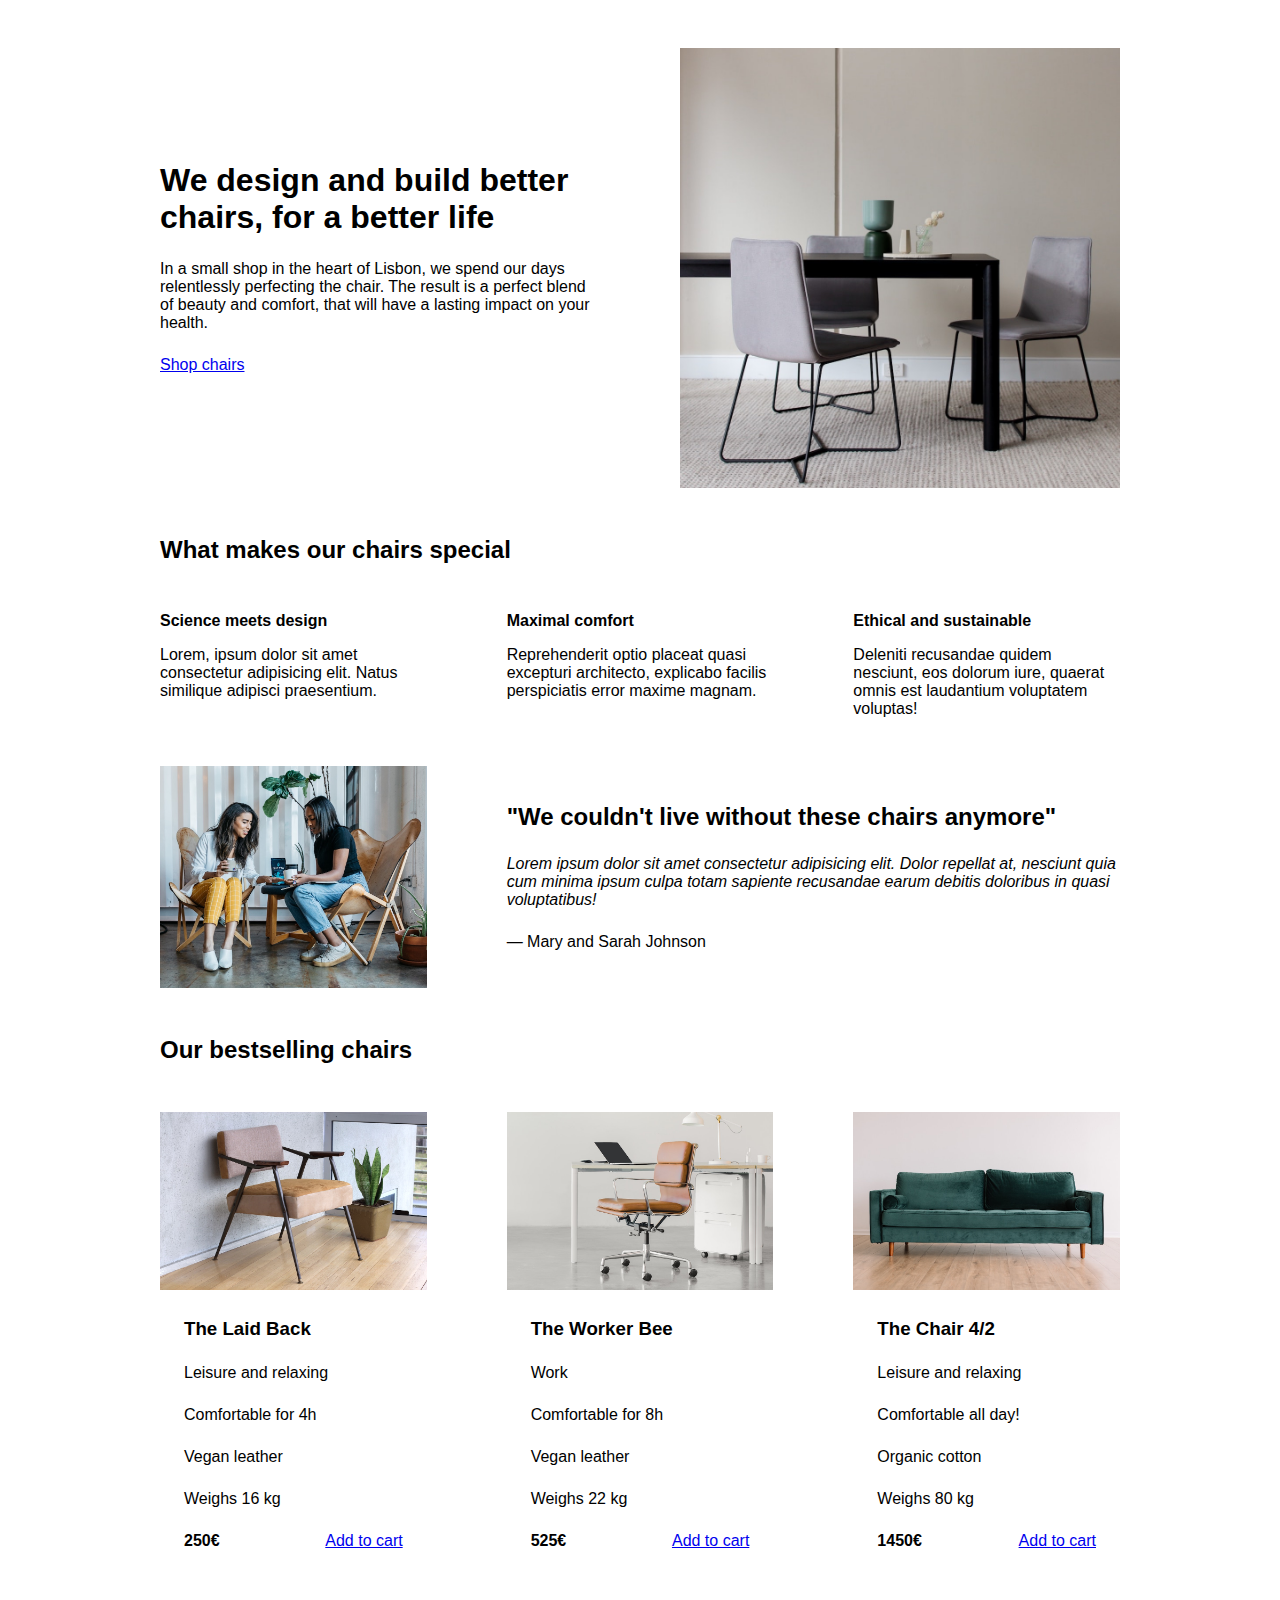
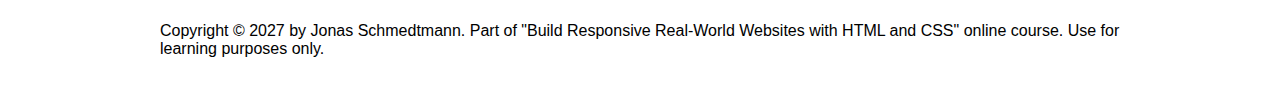
<file: index.html>
<!DOCTYPE html>
<html lang="en">
  <head>
    <meta charset="UTF-8" />
    <meta http-equiv="X-UA-Compatible" content="IE=edge" />
    <meta name="viewport" content="width=device-width, initial-scale=1.0" />
    <link rel="preconnect" href="https://fonts.googleapis.com" />
    <link rel="preconnect" href="https://fonts.gstatic.com" crossorigin />
    <link href="https://fonts.googleapis.com/css2?family=Inter:wght@400;500;700&display=swap" rel="stylesheet" />
    <link rel="stylesheet" href="css/style.css" />
    <title>Lisbon Chair Shop</title>
  </head>
  <body>
    <div class="container">
      <header>
        <div class="header-text-box">
          <h1>We design and build better chairs, for a better life</h1>
          <p class="header-text">
            In a small shop in the heart of Lisbon, we spend our days relentlessly perfecting the chair. The result is a
            perfect blend of beauty and comfort, that will have a lasting impact on your health.
          </p>
          <a class="btn btn--big" href="#">Shop chairs</a>
        </div>
        <img src="img/hero.jpg" alt="Photo" />
      </header>

      <section>
        <h2>What makes our chairs special</h2>
        <div class="grid-3-cols">
          <div>
            <p class="features-title"><strong>Science meets design</strong></p>
            <p class="features-text">
              Lorem, ipsum dolor sit amet consectetur adipisicing elit. Natus similique adipisci praesentium.
            </p>
          </div>

          <div>
            <p class="features-title">
              <strong>Maximal comfort</strong>
            </p>
            <p class="features-text">
              Reprehenderit optio placeat quasi excepturi architecto, explicabo facilis perspiciatis error maxime
              magnam.
            </p>
          </div>

          <div>
            <p class="features-title">
              <strong>Ethical and sustainable</strong>
            </p>
            <p class="features-text">
              Deleniti recusandae quidem nesciunt, eos dolorum iure, quaerat omnis est laudantium voluptatem voluptas!
            </p>
          </div>
        </div>
      </section>

      <section class="testimonial-section">
        <div class="grid-3-cols">
          <img src="img/customers.jpg" alt="People sitting on chairs" />
          <div class="testimonial-box">
            <h2>"We couldn't live without these chairs anymore"</h2>
            <blockquote class="testimonial-text">
              Lorem ipsum dolor sit amet consectetur adipisicing elit. Dolor repellat at, nesciunt quia cum minima ipsum
              culpa totam sapiente recusandae earum debitis doloribus in quasi voluptatibus!
            </blockquote>
            <p class="testimonial-author">&mdash; Mary and Sarah Johnson</p>
          </div>
        </div>
      </section>

      <section>
        <h2>Our bestselling chairs</h2>
        <div class="grid-3-cols">
          <figure class="chair">
            <img src="img/chair-1.jpg" alt="Chair" />
            <div class="chair-box">
              <h3>The Laid Back</h3>
              <ul class="chair-details">
                <li>
                  <!-- Span is a generic INLINE text element, it doesn't have any meaning. It's like a div element, but inline -->
                  <span>Leisure and relaxing</span>
                </li>
                <li>
                  <span>Comfortable for 4h</span>
                </li>
                <li>
                  <span>Vegan leather</span>
                </li>
                <li>
                  <span>Weighs 16 kg</span>
                </li>
              </ul>
              <div class="chair-price">
                <strong>250€</strong>
                <a href="#" class="btn btn--small">Add to cart</a>
              </div>
            </div>
          </figure>

          <figure class="chair">
            <img src="img/chair-2.jpg" alt="Chair" />
            <div class="chair-box">
              <h3>The Worker Bee</h3>
              <ul class="chair-details">
                <li>
                  <span>Work</span>
                </li>
                <li>
                  <span>Comfortable for 8h</span>
                </li>
                <li>
                  <span>Vegan leather</span>
                </li>
                <li>
                  <span>Weighs 22 kg</span>
                </li>
              </ul>
              <div class="chair-price">
                <strong>525€</strong>
                <a href="#" class="btn btn--small">Add to cart</a>
              </div>
            </div>
          </figure>

          <figure class="chair">
            <img src="img/chair-3.jpg" alt="Chair" />
            <div class="chair-box">
              <h3>The Chair 4/2</h3>
              <ul class="chair-details">
                <li>
                  <span>Leisure and relaxing</span>
                </li>
                <li>
                  <span>Comfortable all day!</span>
                </li>
                <li>
                  <span>Organic cotton</span>
                </li>
                <li>
                  <span>Weighs 80 kg</span>
                </li>
              </ul>
              <div class="chair-price">
                <strong>1450€</strong>
                <a href="#" class="btn btn--small">Add to cart</a>
              </div>
            </div>
          </figure>
        </div>
      </section>

      <footer>
        Copyright &copy; 2027 by Jonas Schmedtmann. Part of "Build Responsive Real-World Websites with HTML and CSS"
        online course. Use for learning purposes only.
      </footer>
    </div>
  </body>
</html>
</file>
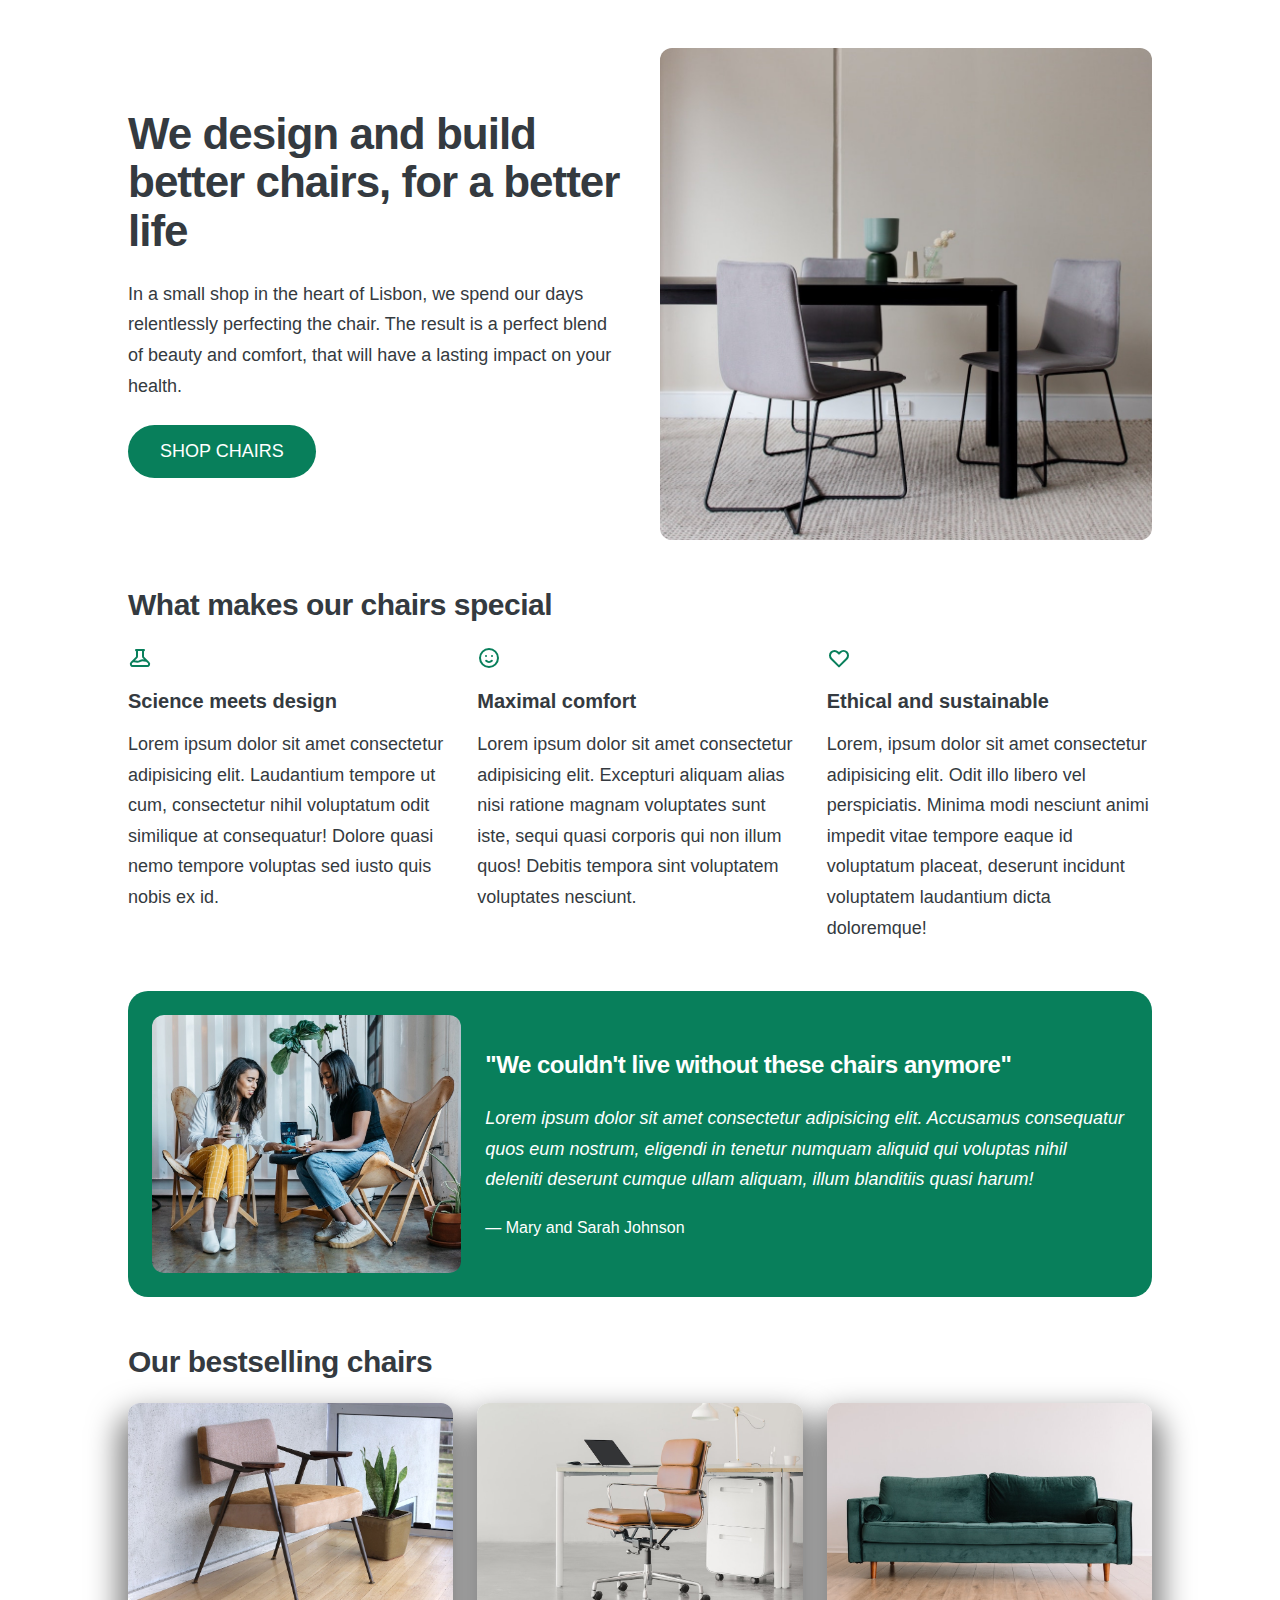
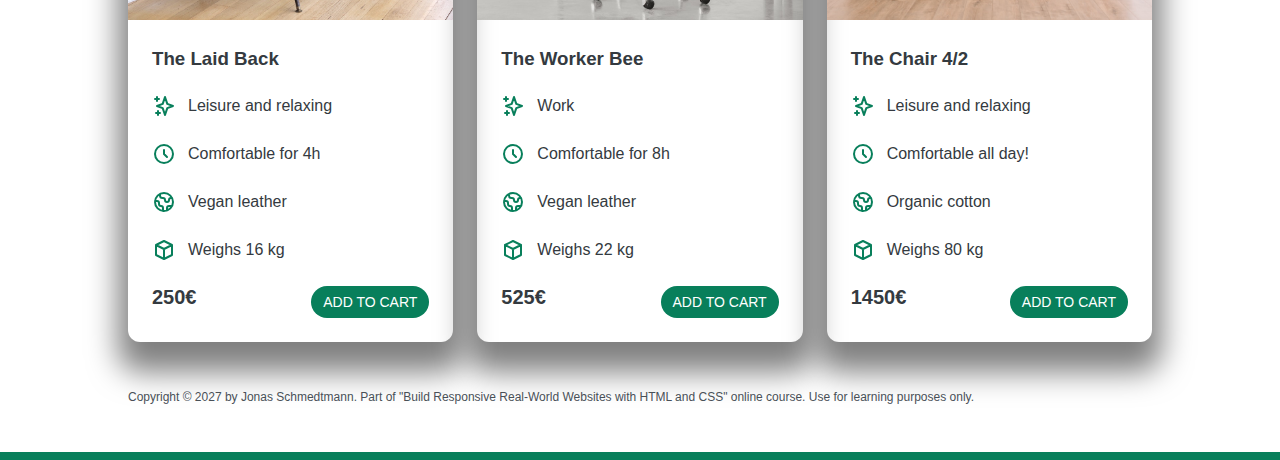
<file: home.html>
<!DOCTYPE html>
<html lang="en">
  <head>
    <meta charset="UTF-8" />
    <meta http-equiv="X-UA-Compatible" content="IE=edge" />
    <meta name="viewport" content="width=device-width, initial-scale=1.0" />
    <title>Lisbon Chair Shop</title>
    <link rel="stylesheet" href="/css/home.css" />
  </head>
  <body>
    <div class="container">
      <header>
        <div class="header-text-box">
          <h1>We design and build better chairs, for a better life</h1>
          <p class="header-text">
            In a small shop in the heart of Lisbon, we spend our days relentlessly perfecting the chair. The result is a
            perfect blend of beauty and comfort, that will have a lasting impact on your health.
          </p>
          <a class="btn btn--big" href="#">Shop Chairs</a>
        </div>
        <img src="img/hero.jpg" alt="Photo" />
      </header>
      <section class="features-section">
        <h2>What makes our chairs special</h2>
        <div class="grid-3-cols">
          <div>
            <svg
              xmlns="http://www.w3.org/2000/svg"
              class="features-icon"
              fill="none"
              viewBox="0 0 24 24"
              stroke="currentColor"
            >
              <path
                stroke-linecap="round"
                stroke-linejoin="round"
                stroke-width="2"
                d="M19.428 15.428a2 2 0 00-1.022-.547l-2.387-.477a6 6 0 00-3.86.517l-.318.158a6 6 0 01-3.86.517L6.05 15.21a2 2 0 00-1.806.547M8 4h8l-1 1v5.172a2 2 0 00.586 1.414l5 5c1.26 1.26.367 3.414-1.415 3.414H4.828c-1.782 0-2.674-2.154-1.414-3.414l5-5A2 2 0 009 10.172V5L8 4z"
              />
            </svg>
            <p class="features-title"><strong>Science meets design</strong></p>
            <p class="features-text">
              Lorem ipsum dolor sit amet consectetur adipisicing elit. Laudantium tempore ut cum, consectetur nihil
              voluptatum odit similique at consequatur! Dolore quasi nemo tempore voluptas sed iusto quis nobis ex id.
            </p>
          </div>
          <div>
            <svg
              xmlns="http://www.w3.org/2000/svg"
              class="features-icon"
              fill="none"
              viewBox="0 0 24 24"
              stroke="currentColor"
            >
              <path
                stroke-linecap="round"
                stroke-linejoin="round"
                stroke-width="2"
                d="M14.828 14.828a4 4 0 01-5.656 0M9 10h.01M15 10h.01M21 12a9 9 0 11-18 0 9 9 0 0118 0z"
              />
            </svg>
            <p class="features-title"><strong>Maximal comfort</strong></p>
            <p class="features-text">
              Lorem ipsum dolor sit amet consectetur adipisicing elit. Excepturi aliquam alias nisi ratione magnam
              voluptates sunt iste, sequi quasi corporis qui non illum quos! Debitis tempora sint voluptatem voluptates
              nesciunt.
            </p>
          </div>
          <div>
            <svg
              xmlns="http://www.w3.org/2000/svg"
              class="features-icon"
              fill="none"
              viewBox="0 0 24 24"
              stroke="currentColor"
            >
              <path
                stroke-linecap="round"
                stroke-linejoin="round"
                stroke-width="2"
                d="M4.318 6.318a4.5 4.5 0 000 6.364L12 20.364l7.682-7.682a4.5 4.5 0 00-6.364-6.364L12 7.636l-1.318-1.318a4.5 4.5 0 00-6.364 0z"
              />
            </svg>
            <p class="features-title"><strong>Ethical and sustainable</strong></p>
            <p class="features-text">
              Lorem, ipsum dolor sit amet consectetur adipisicing elit. Odit illo libero vel perspiciatis. Minima modi
              nesciunt animi impedit vitae tempore eaque id voluptatum placeat, deserunt incidunt voluptatem laudantium
              dicta doloremque!
            </p>
          </div>
        </div>
      </section>
      <section class="testimonial-section">
        <div class="grid-3-cols">
          <img src="img/customers.jpg" alt="People sitting on chairs" />
          <div class="testimonial-box">
            <h2>"We couldn't live without these chairs anymore"</h2>
            <blockquote class="testimonial-text">
              Lorem ipsum dolor sit amet consectetur adipisicing elit. Accusamus consequatur quos eum nostrum, eligendi
              in tenetur numquam aliquid qui voluptas nihil deleniti deserunt cumque ullam aliquam, illum blanditiis
              quasi harum!
            </blockquote>
            <p class="testimonial-author">&mdash; Mary and Sarah Johnson</p>
          </div>
        </div>
      </section>
      <section class="best-selling">
        <h2>Our bestselling chairs</h2>
        <div class="grid-3-cols">
          <figure class="chair">
            <img src="img/chair-1.jpg" alt="Best seller 1" />
            <div class="chair-box">
              <h3>The Laid Back</h3>
              <ul class="chair-details">
                <li>
                  <svg
                    xmlns="http://www.w3.org/2000/svg"
                    class="chair-icon"
                    fill="none"
                    viewBox="0 0 24 24"
                    stroke="currentColor"
                  >
                    <path
                      stroke-linecap="round"
                      stroke-linejoin="round"
                      stroke-width="2"
                      d="M5 3v4M3 5h4M6 17v4m-2-2h4m5-16l2.286 6.857L21 12l-5.714 2.143L13 21l-2.286-6.857L5 12l5.714-2.143L13 3z"
                    />
                  </svg>
                  <span>Leisure and relaxing</span>
                </li>
                <li>
                  <svg
                    xmlns="http://www.w3.org/2000/svg"
                    class="chair-icon"
                    fill="none"
                    viewBox="0 0 24 24"
                    stroke="currentColor"
                  >
                    <path
                      stroke-linecap="round"
                      stroke-linejoin="round"
                      stroke-width="2"
                      d="M12 8v4l3 3m6-3a9 9 0 11-18 0 9 9 0 0118 0z"
                    />
                  </svg>
                  <span>Comfortable for 4h</span>
                </li>
                <li>
                  <svg
                    xmlns="http://www.w3.org/2000/svg"
                    class="chair-icon"
                    fill="none"
                    viewBox="0 0 24 24"
                    stroke="currentColor"
                  >
                    <path
                      stroke-linecap="round"
                      stroke-linejoin="round"
                      stroke-width="2"
                      d="M3.055 11H5a2 2 0 012 2v1a2 2 0 002 2 2 2 0 012 2v2.945M8 3.935V5.5A2.5 2.5 0 0010.5 8h.5a2 2 0 012 2 2 2 0 104 0 2 2 0 012-2h1.064M15 20.488V18a2 2 0 012-2h3.064M21 12a9 9 0 11-18 0 9 9 0 0118 0z"
                    />
                  </svg>
                  <span>Vegan leather</span>
                </li>
                <li>
                  <svg
                    xmlns="http://www.w3.org/2000/svg"
                    class="chair-icon"
                    fill="none"
                    viewBox="0 0 24 24"
                    stroke="currentColor"
                  >
                    <path
                      stroke-linecap="round"
                      stroke-linejoin="round"
                      stroke-width="2"
                      d="M20 7l-8-4-8 4m16 0l-8 4m8-4v10l-8 4m0-10L4 7m8 4v10M4 7v10l8 4"
                    />
                  </svg>
                  <span>Weighs 16 kg</span>
                </li>
              </ul>
              <div class="chair-price">
                <strong>250€</strong>
                <a href="#" class="btn btn--small">Add to cart</a>
              </div>
            </div>
          </figure>
          <figure class="chair">
            <img src="img/chair-2.jpg" alt="Best seller 2" />
            <div class="chair-box">
              <h3>The Worker Bee</h3>
              <ul class="chair-details">
                <li>
                  <svg
                    xmlns="http://www.w3.org/2000/svg"
                    class="chair-icon"
                    fill="none"
                    viewBox="0 0 24 24"
                    stroke="currentColor"
                  >
                    <path
                      stroke-linecap="round"
                      stroke-linejoin="round"
                      stroke-width="2"
                      d="M5 3v4M3 5h4M6 17v4m-2-2h4m5-16l2.286 6.857L21 12l-5.714 2.143L13 21l-2.286-6.857L5 12l5.714-2.143L13 3z"
                    /></svg
                  ><span>Work</span>
                </li>
                <li>
                  <svg
                    xmlns="http://www.w3.org/2000/svg"
                    class="chair-icon"
                    fill="none"
                    viewBox="0 0 24 24"
                    stroke="currentColor"
                  >
                    <path
                      stroke-linecap="round"
                      stroke-linejoin="round"
                      stroke-width="2"
                      d="M12 8v4l3 3m6-3a9 9 0 11-18 0 9 9 0 0118 0z"
                    /></svg
                  ><span>Comfortable for 8h</span>
                </li>
                <li>
                  <svg
                    xmlns="http://www.w3.org/2000/svg"
                    class="chair-icon"
                    fill="none"
                    viewBox="0 0 24 24"
                    stroke="currentColor"
                  >
                    <path
                      stroke-linecap="round"
                      stroke-linejoin="round"
                      stroke-width="2"
                      d="M3.055 11H5a2 2 0 012 2v1a2 2 0 002 2 2 2 0 012 2v2.945M8 3.935V5.5A2.5 2.5 0 0010.5 8h.5a2 2 0 012 2 2 2 0 104 0 2 2 0 012-2h1.064M15 20.488V18a2 2 0 012-2h3.064M21 12a9 9 0 11-18 0 9 9 0 0118 0z"
                    /></svg
                  ><span>Vegan leather</span>
                </li>
                <li>
                  <svg
                    xmlns="http://www.w3.org/2000/svg"
                    class="chair-icon"
                    fill="none"
                    viewBox="0 0 24 24"
                    stroke="currentColor"
                  >
                    <path
                      stroke-linecap="round"
                      stroke-linejoin="round"
                      stroke-width="2"
                      d="M20 7l-8-4-8 4m16 0l-8 4m8-4v10l-8 4m0-10L4 7m8 4v10M4 7v10l8 4"
                    /></svg
                  ><span>Weighs 22 kg</span>
                </li>
              </ul>
              <div class="chair-price">
                <strong>525€</strong>
                <a href="#" class="btn btn--small">Add to cart</a>
              </div>
            </div>
          </figure>
          <figure class="chair">
            <img src="img/chair-3.jpg" alt="Best seller 3" />
            <div class="chair-box">
              <h3>The Chair 4/2</h3>
              <ul class="chair-details">
                <li>
                  <svg
                    xmlns="http://www.w3.org/2000/svg"
                    class="chair-icon"
                    fill="none"
                    viewBox="0 0 24 24"
                    stroke="currentColor"
                  >
                    <path
                      stroke-linecap="round"
                      stroke-linejoin="round"
                      stroke-width="2"
                      d="M5 3v4M3 5h4M6 17v4m-2-2h4m5-16l2.286 6.857L21 12l-5.714 2.143L13 21l-2.286-6.857L5 12l5.714-2.143L13 3z"
                    /></svg
                  ><span>Leisure and relaxing</span>
                </li>
                <li>
                  <svg
                    xmlns="http://www.w3.org/2000/svg"
                    class="chair-icon"
                    fill="none"
                    viewBox="0 0 24 24"
                    stroke="currentColor"
                  >
                    <path
                      stroke-linecap="round"
                      stroke-linejoin="round"
                      stroke-width="2"
                      d="M12 8v4l3 3m6-3a9 9 0 11-18 0 9 9 0 0118 0z"
                    /></svg
                  ><span>Comfortable all day!</span>
                </li>
                <li>
                  <svg
                    xmlns="http://www.w3.org/2000/svg"
                    class="chair-icon"
                    fill="none"
                    viewBox="0 0 24 24"
                    stroke="currentColor"
                  >
                    <path
                      stroke-linecap="round"
                      stroke-linejoin="round"
                      stroke-width="2"
                      d="M3.055 11H5a2 2 0 012 2v1a2 2 0 002 2 2 2 0 012 2v2.945M8 3.935V5.5A2.5 2.5 0 0010.5 8h.5a2 2 0 012 2 2 2 0 104 0 2 2 0 012-2h1.064M15 20.488V18a2 2 0 012-2h3.064M21 12a9 9 0 11-18 0 9 9 0 0118 0z"
                    /></svg
                  ><span>Organic cotton</span>
                </li>
                <li>
                  <svg
                    xmlns="http://www.w3.org/2000/svg"
                    class="chair-icon"
                    fill="none"
                    viewBox="0 0 24 24"
                    stroke="currentColor"
                  >
                    <path
                      stroke-linecap="round"
                      stroke-linejoin="round"
                      stroke-width="2"
                      d="M20 7l-8-4-8 4m16 0l-8 4m8-4v10l-8 4m0-10L4 7m8 4v10M4 7v10l8 4"
                    /></svg
                  ><span>Weighs 80 kg</span>
                </li>
              </ul>
              <div class="chair-price">
                <strong>1450€</strong>
                <a href="#" class="btn btn--small">Add to cart</a>
              </div>
            </div>
          </figure>
        </div>
      </section>
      <footer>
        Copyright &copy; 2027 by Jonas Schmedtmann. Part of "Build Responsive Real-World Websites with HTML and CSS"
        online course. Use for learning purposes only.
      </footer>
    </div>
  </body>
</html>
</file>
<file: css/style.css>
/*
SPACING SYSTEM (px)
2 / 4 / 8 / 12 / 16 / 24 / 32 / 48 / 64 / 80 / 96 / 128

FONT SIZE SYSTEM (px)
10 / 12 / 14 / 16 / 18 / 20 / 24 / 30 / 36 / 44 / 52 / 62 / 74 / 86 / 98
*/

* {
  margin: 0;
  padding: 0;
  box-sizing: border-box;
}

/* ------------------------ */
/* GENERAL STYLES */
/* ------------------------ */
body {
  font-family: sans-serif;
}

.container {
  width: 960px;
  margin: 0 auto;
}

header,
section {
  margin-bottom: 48px;
}

h2 {
  margin-bottom: 48px;
}

.grid-3-cols {
  display: grid;
  grid-template-columns: repeat(3, 1fr);
  column-gap: 80px;
}

/* ------------------------ */
/* COMPONENT STYLES */
/* ------------------------ */

/* HEADER */
header {
  display: grid;
  grid-template-columns: repeat(2, 1fr);
  column-gap: 80px;
  margin-top: 48px;
}

.header-text-box {
  align-self: center;
}

h1 {
  margin-bottom: 24px;
}

.header-text {
  margin-bottom: 24px;
}

img {
  width: 100%;
}

/* FEATURES */
.features-icon {
}

.features-title {
  margin-bottom: 16px;
}

.features-text {
}

/* TESTIMONIAL */
.testimonial-section {
}

.testimonial-box {
  grid-column: 2 / -1;
  align-self: center;
}

.testimonial-box h2 {
  margin-bottom: 24px;
}

.testimonial-text {
  font-style: italic;
  margin-bottom: 24px;
}

/* CHAIRS */
.chair-box {
  padding: 24px;
}

h3 {
  margin-bottom: 24px;
}

.chair-details {
  list-style: none;
  margin-bottom: 24px;
}

.chair-details li {
  display: flex;
  align-items: center;
  gap: 12px;
  margin-bottom: 24px;
}

.chair-details li:last-child {
  margin-bottom: 0;
}

.chair-icon {
}

.chair-price {
  display: flex;
  justify-content: space-between;
}

footer {
  margin-bottom: 48px;
}
</file>
<file: css/home.css>
/* 
MAIN COLOR : #087f5b 
TEXT COLOR : #343a40
*/
* {
  margin: 0px;
  padding: 0px;
  box-sizing: border-box;
}
body {
  font-family: "Inter", sans-serif;
  color: #343a40;
  border-bottom: 8px solid #087f5b;
}
.container {
  width: 80%;
  margin: 0 auto;
}
h1 {
  margin-bottom: 24px;
  font-size: 44px;
  line-height: 1.1;
  letter-spacing: -1px;
  /* text-shadow: 0px 5px 5px rgba(0, 0, 0, 0.5); */
}
h2 {
  margin-bottom: 24px;
  font-size: 30px;
  letter-spacing: -0.5px;
}
h3 {
  margin-bottom: 24px;
}
.header-text-box {
  align-self: center;
}
.header-text {
  margin-bottom: 24px;
  font-size: 18px;
  line-height: 1.7;
}
header {
  display: grid;
  grid-template-columns: repeat(2, 1fr);
  column-gap: 40px;
  margin-top: 48px;
}
.grid-3-cols {
  display: grid;
  grid-template-columns: repeat(3, 1fr);
  column-gap: 24px;
}

header,
section {
  margin-bottom: 48px;
}
img {
  width: 100%;
  border-radius: 12px;
  /* display: inline-block; */
}
/* FEATIRE SECTION */
.features-section {
}
.features-icon {
  stroke: #087f5b;
  width: 24px;
  height: 24px;
  margin-bottom: 16px;
}
.features-title {
  margin-bottom: 16px;
  font-size: 20px;
}
.features-text {
  font-size: 18px;
  line-height: 1.7;
}

/* TESTIMONIAL SECTION */
.testimonial-section {
  background-color: #087f5b;
  color: #fff;
  padding: 24px;
  border-radius: 20px;
}
.testimonial-box {
  grid-column: 2 / -1;
  align-self: center;
}
.testimonial-box h2 {
  margin-bottom: 24px;
  font-size: 24px;
}
.testimonial-text {
  font-style: italic;
  margin-bottom: 24px;
  font-size: 18px;
  line-height: 1.7;
}
.testimonial-author {
}

/* BEST SELLING SECTION */
.chair {
  box-shadow: 0px 20px 30px 10px rgba(0, 0, 0, 0.5);
  border-radius: 12px;
}
.chair img {
  border-bottom-left-radius: 0px;
  border-bottom-right-radius: 0px;
}
.chair-box {
  padding: 24px;
}
.chair-details {
  list-style: none;
  margin-bottom: 24px;
}
.chair-details li {
  display: flex;
  align-items: center;
  gap: 12px;
  margin-bottom: 24px;
}
.chair-details li:last-child {
  margin-bottom: 0px;
}
.chair-price {
  display: flex;
  justify-content: space-between;
  font-size: 20px;
}
.chair-icon {
  stroke: #087f5b;
  width: 24px;
}
.btn:link,
.btn:visited {
  background-color: #087f5b;
  text-transform: uppercase;
  color: #fff;
  text-decoration: none;
  border-radius: 100px;
  font-weight: 500;
  display: inline-block;
}
.btn:active,
.btn:hover {
  background-color: #099268;
}
.btn--big {
  padding: 16px 32px;
  font-size: 18px;
}
.btn--small {
  padding: 8px 12px;
  font-size: 14px;
}

footer {
  margin-bottom: 48px;
  font-size: 12px;
  color: #495057;
}
</file>
